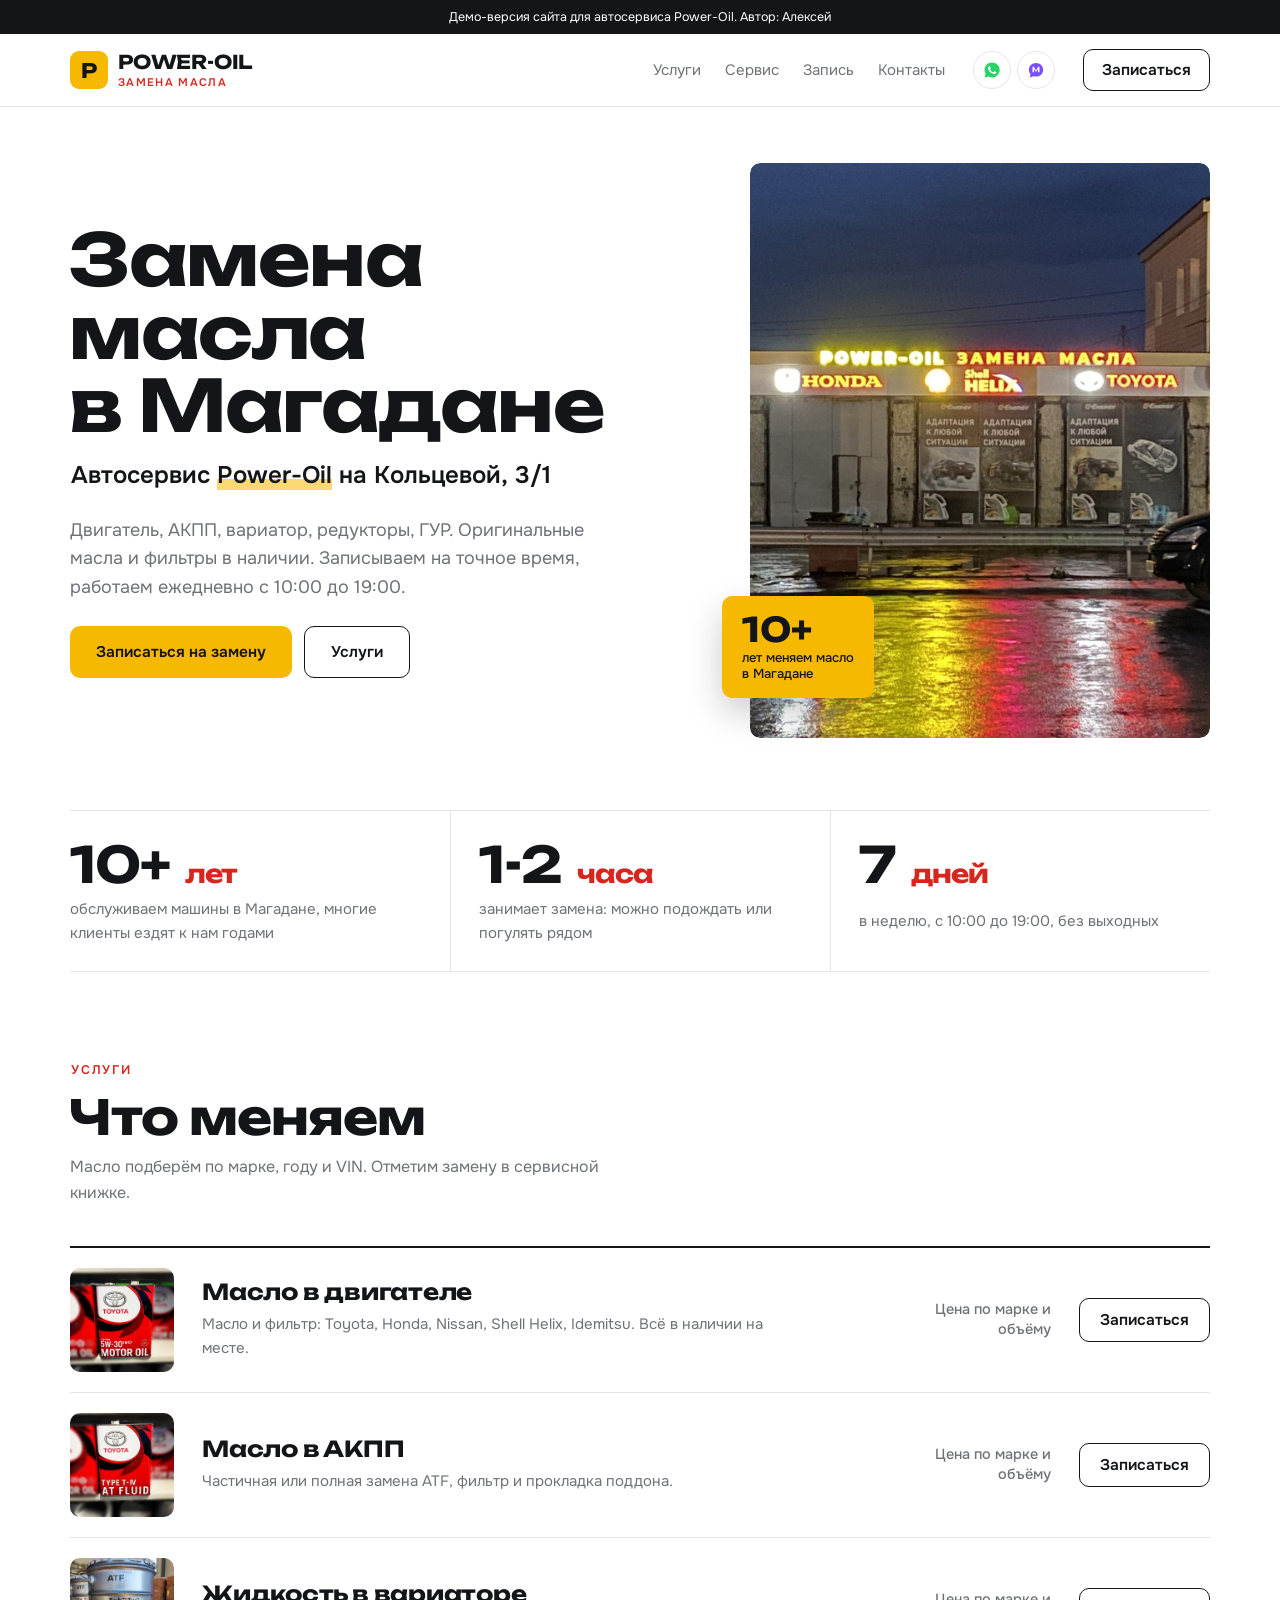
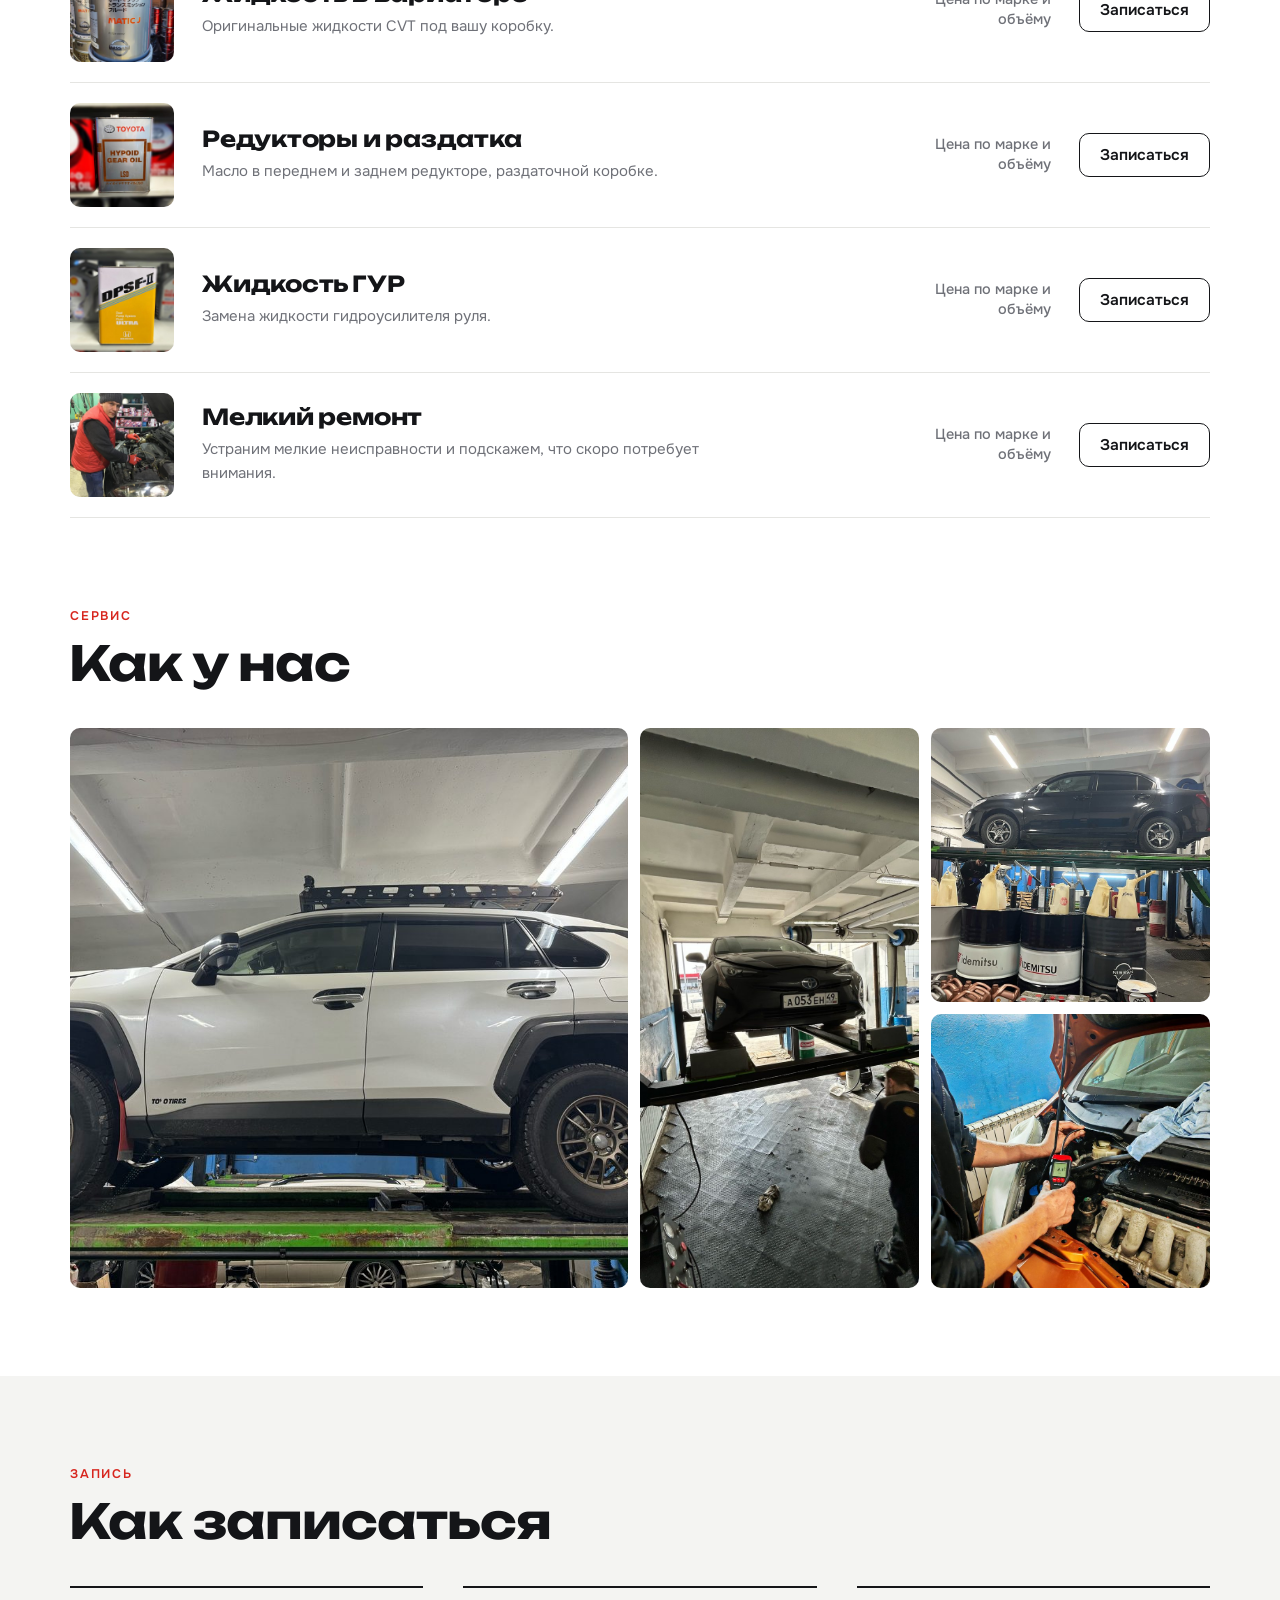
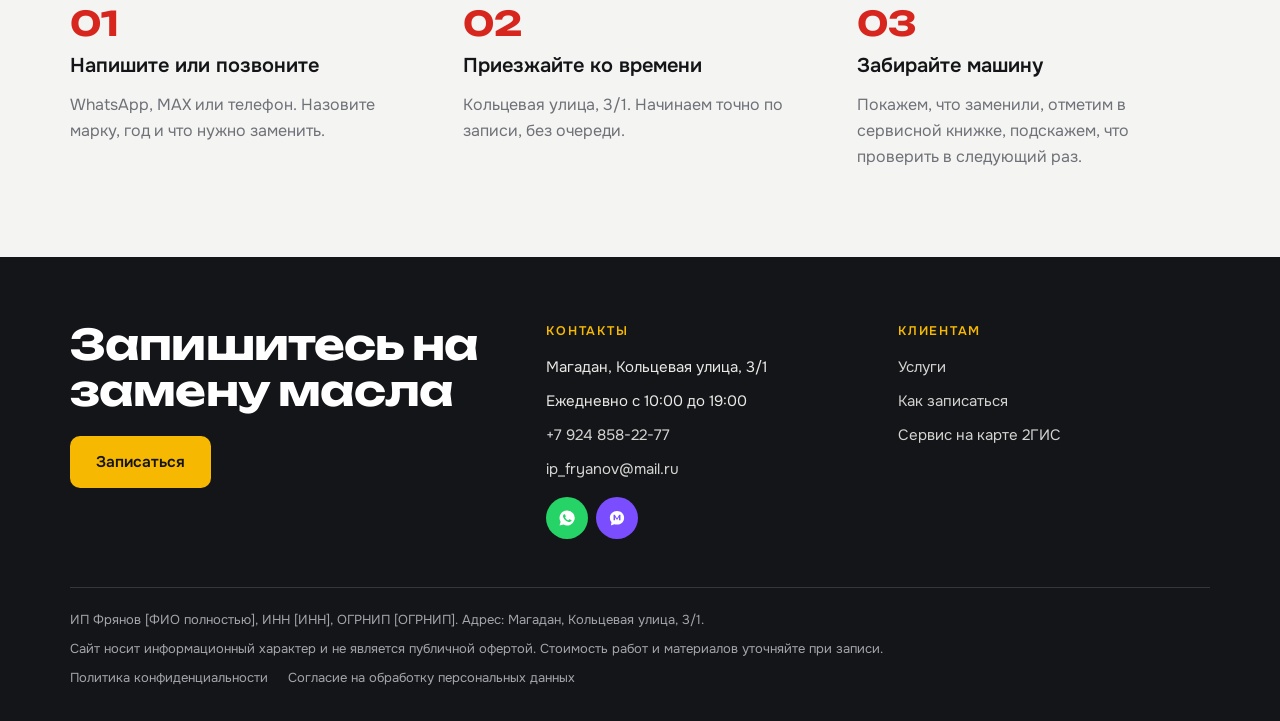
<file: index.html>
<!doctype html>
<html lang="ru">
<head>
<meta charset="utf-8">
<meta name="viewport" content="width=device-width, initial-scale=1">
<meta name="robots" content="noindex, nofollow">
<title>Power-Oil: замена масла в Магадане</title>
<meta name="description" content="Автосервис Power-Oil, Магадан, Кольцевая 3/1. Замена масла в двигателе, АКПП, вариаторе, редукторах. Масла и фильтры в наличии.">
<link rel="icon" href="data:image/svg+xml,%3Csvg xmlns='http://www.w3.org/2000/svg' viewBox='0 0 32 32'%3E%3Crect width='32' height='32' rx='7' fill='%23f6b800'/%3E%3Ctext x='16' y='23' text-anchor='middle' font-family='Arial Black,Arial' font-weight='900' font-size='19' fill='%23141518'%3EP%3C/text%3E%3C/svg%3E">
<link rel="preconnect" href="https://fonts.googleapis.com">
<link rel="stylesheet" href="https://fonts.googleapis.com/css2?family=Unbounded:wght@500;700&family=Onest:wght@400;500;600&display=swap">
<style>
/* Цвета с вывески сервиса: жёлтый POWER-OIL и красный «ЗАМЕНА МАСЛА» на графите.
   Белая страница, жёлтые кнопки с тёмным текстом, графитовый подвал. */
:root {
  --bg: #ffffff;
  --soft: #f4f4f2;
  --ink: #141518;
  --muted: #6f7178;
  --line: #e5e5e2;
  --accent: #f6b800;
  --accent-deep: #e0a500;
  --red: #d7261e;
  --dark: #141518;
  --wa: #25d366; --max: #7a4dff;
  --f: "Onest", system-ui, -apple-system, "Segoe UI", sans-serif;
  --fd: "Unbounded", "Arial Black", sans-serif;
  --wrap: 1180px;
}
* { box-sizing: border-box }
html { scroll-behavior: smooth }
body { margin: 0; background: var(--bg); color: var(--ink); font: 400 16px/1.6 var(--f); -webkit-font-smoothing: antialiased }
img { display: block; max-width: 100% }
a { color: inherit }
button { font: inherit; color: inherit }
.wrap { max-width: var(--wrap); margin: 0 auto; padding-inline: 20px }
h1, h2, h3 { margin: 0; font-weight: 700; text-wrap: balance }
h1, h2 { font-family: var(--fd); letter-spacing: -0.02em }
.ico { width: 18px; height: 18px; flex: 0 0 auto; fill: currentColor }
.eyebrow { font-size: 12.5px; letter-spacing: .14em; text-transform: uppercase; color: var(--red); font-weight: 600 }

.demo { background: var(--dark); color: #fff; font-size: 12.5px; text-align: center; padding: 7px 16px }

header { position: sticky; top: 0; z-index: 30; background: rgba(255,255,255,.94); backdrop-filter: blur(10px); border-bottom: 1px solid var(--line) }
.bar { display: flex; align-items: center; gap: 28px; height: 72px }
.logo { text-decoration: none; display: flex; align-items: center; gap: 10px; margin-right: auto; line-height: 1 }
.logo i { width: 38px; height: 38px; border-radius: 9px; background: var(--accent); display: grid; place-items: center; font: 700 20px var(--fd); font-style: normal; color: var(--ink) }
.logo span { display: grid; gap: 5px }
.logo b { font-family: var(--fd); font-weight: 700; font-size: 19px; letter-spacing: -0.01em }
.logo small { font-size: 11px; color: var(--red); letter-spacing: .12em; text-transform: uppercase; font-weight: 600 }
nav { display: flex; gap: 24px; font-size: 15px }
nav a { text-decoration: none; color: var(--muted); transition: color .2s }
nav a:hover { color: var(--ink) }
.icons { display: flex; gap: 6px }
.icons a { width: 38px; height: 38px; border-radius: 50%; display: grid; place-items: center; border: 1px solid var(--line); transition: border-color .2s, transform .2s }
.icons a:hover { transform: translateY(-1px); border-color: currentColor }
.icons .wa { color: var(--wa) } .icons .max { color: var(--max) }
@media (max-width: 900px) { nav { display: none } .bar { gap: 12px } }
@media (max-width: 560px) { .bar .btn-out { display: none } .logo b { font-size: 17px } }

/* кнопки: прямоугольные со скруглением 10px (у прошлых демо были капсулы) */
.btn, .btn-out { display: inline-flex; align-items: center; justify-content: center; gap: 8px; height: 52px; padding: 0 26px; border-radius: 10px; font: 600 15.5px var(--f); text-decoration: none; cursor: pointer; white-space: nowrap; transition: background .25s, color .25s, transform .15s, box-shadow .25s, border-color .25s }
.btn { background: var(--accent); color: var(--ink); border: 0 }
.btn:hover { background: var(--accent-deep); box-shadow: 0 10px 26px rgba(224,165,0,.3) }
.btn-out { background: transparent; color: var(--ink); border: 1.5px solid var(--ink) }
.btn-out:hover { background: var(--ink); color: #fff }
.btn:active, .btn-out:active { transform: scale(.97) }
.bar .btn-out { height: 42px; padding: 0 18px }

/* первый экран */
.hero { display: grid; grid-template-columns: minmax(0, 1.1fr) minmax(0, .9fr); gap: 56px; align-items: center; padding-block: 56px 72px }
.hero-text { display: grid; gap: 24px }
.hero h1 { font-size: clamp(40px, 5.6vw, 78px); line-height: 1.02; margin-left: -0.015em }
.hero .who { margin: -6px 0 0 1px; font: 600 clamp(19px, 2vw, 24px)/1.3 var(--f); color: var(--ink) }
.hero .who em { font-style: normal; background: linear-gradient(transparent 62%, rgba(246,184,0,.55) 62%) }
.hero p { margin: 0; font-size: 18px; color: var(--muted); max-width: 31em }
.cta { display: flex; flex-wrap: wrap; gap: 12px }
.shot { position: relative; justify-self: end; width: min(100%, 460px) }
.shot .frame { border-radius: 10px; overflow: hidden; aspect-ratio: 4 / 5 }
.shot .frame img { width: 100%; height: 100%; object-fit: cover; object-position: 50% 30% }
.tag { position: absolute; left: -28px; bottom: 40px; background: var(--accent); color: var(--ink); border-radius: 10px; padding: 16px 20px; display: grid; gap: 4px; box-shadow: 0 14px 34px rgba(20,21,24,.22) }
.tag b { font: 700 34px/1 var(--fd) }
.tag span { font-size: 13px; line-height: 1.25; font-weight: 500 }
@media (max-width: 900px) {
  .hero { grid-template-columns: minmax(0, 1fr); gap: 36px; padding-block: 32px 48px }
  .shot { justify-self: center; width: min(100%, 380px) }
  .tag { left: -8px }
}

.facts { display: grid; grid-template-columns: repeat(3, minmax(0, 1fr)); border-block: 1px solid var(--line) }
.fact { padding: 28px 28px 26px; display: grid; gap: 8px }
.fact + .fact { border-left: 1px solid var(--line) }
.fact:first-child { padding-left: 0 }
.fact b { font: 700 clamp(34px, 4vw, 50px)/1 var(--fd); letter-spacing: -0.02em }
.fact b small { font-size: .5em; color: var(--red); margin-left: 4px }
.fact span { color: var(--muted); font-size: 15px }
@media (max-width: 720px) { .facts { grid-template-columns: minmax(0, 1fr) } .fact + .fact { border-left: 0; border-top: 1px solid var(--line) } .fact { padding-inline: 0 } }

section { padding-block: 88px }
.sec-head { display: grid; gap: 12px; margin-bottom: 40px }
.sec-head h2 { font-size: clamp(30px, 3.8vw, 48px); line-height: 1.05; margin-left: -0.03em }
.sec-head p { margin: 0; color: var(--muted); max-width: 36em }

/* услуги списком */
.list { border-top: 2px solid var(--ink) }
.row { display: grid; grid-template-columns: 104px minmax(0, 1fr) auto auto; gap: 28px; align-items: center; padding-block: 20px; border-bottom: 1px solid var(--line) }
.row .ph { width: 104px; aspect-ratio: 1; border-radius: 10px; overflow: hidden; background: var(--soft) }
.row .ph img { width: 100%; height: 100%; object-fit: cover; transition: transform .6s cubic-bezier(.2,.7,.2,1) }
.row:hover .ph img { transform: scale(1.07) }
.row h3 { font: 700 clamp(18px, 1.9vw, 22px)/1.2 var(--fd); letter-spacing: -0.01em }
.row p { margin: 6px 0 0; color: var(--muted); font-size: 15px; max-width: 38em }
.price { font-size: 14.5px; font-weight: 500; color: var(--muted); text-align: right; max-width: 10em; line-height: 1.35 }
.row .btn-out { height: 44px; padding: 0 20px }
@media (max-width: 820px) {
  .row { grid-template-columns: 80px minmax(0, 1fr); gap: 12px 18px; align-items: start }
  .row .ph { width: 80px; grid-row: span 3 }
  .price { text-align: left; max-width: none }
  .row .btn-out { justify-self: start }
}

/* фото сервиса */
.gal { display: grid; grid-template-columns: 2fr 1fr 1fr; grid-template-rows: 1fr 1fr; gap: 12px; height: 560px }
.gal div { border-radius: 10px; overflow: hidden; background: var(--soft) }
.gal div:first-child { grid-row: span 2 }
.gal div:nth-child(2) { grid-row: span 2 }
.gal img { width: 100%; height: 100%; object-fit: cover; transition: transform .8s cubic-bezier(.2,.7,.2,1) }
.gal div:hover img { transform: scale(1.04) }
@media (max-width: 760px) { .gal { grid-template-columns: 1fr 1fr; grid-template-rows: 220px 220px 220px; height: auto } .gal div:first-child { grid-column: span 2; grid-row: auto } .gal div:nth-child(2) { grid-row: span 2 } }

.steps-sec { background: var(--soft) }
.steps { display: grid; grid-template-columns: repeat(3, minmax(0, 1fr)); gap: 40px }
@media (max-width: 800px) { .steps { grid-template-columns: minmax(0, 1fr); gap: 28px } }
.step { display: grid; gap: 10px; align-content: start; border-top: 2px solid var(--ink); padding-top: 18px }
.step .n { font: 700 34px/1 var(--fd); color: var(--red) }
.step h3 { font-size: 20px; font-weight: 600 }
.step p { margin: 0; color: var(--muted) }

footer { background: var(--dark); color: #e9e9e6; padding-block: 64px 32px }
footer a { color: inherit }
.f-top { display: grid; grid-template-columns: 1.4fr 1fr 1fr; gap: 40px; align-items: start }
@media (max-width: 860px) { .f-top { grid-template-columns: minmax(0, 1fr) } }
.f-top h2 { font-size: clamp(28px, 3.4vw, 42px); line-height: 1.1; color: #fff }
.f-top .btn { margin-top: 22px }
.fcol { display: grid; gap: 10px; font-size: 15px; align-content: start }
.fcol h4 { margin: 0 0 4px; font-size: 12.5px; letter-spacing: .14em; text-transform: uppercase; color: var(--accent); font-weight: 600 }
.fcol a { text-decoration: none; opacity: .9 }
.fcol a:hover { opacity: 1; text-decoration: underline }
.soc { display: flex; gap: 8px; margin-top: 6px }
.soc a { width: 42px; height: 42px; border-radius: 50%; display: grid; place-items: center; color: #fff; opacity: 1 }
.soc .wa { background: var(--wa) } .soc .max { background: var(--max) }
.legal { border-top: 1px solid rgba(255,255,255,.14); margin-top: 48px; padding-top: 22px; display: grid; gap: 8px; font-size: 13px; color: #a3a5ab }
.legal p { margin: 0; max-width: 72em }
.legal nav { display: flex; gap: 20px; flex-wrap: wrap; font-size: 13px }
.legal nav a { color: #a3a5ab }

/* окно записи */
.sheet-bg { position: fixed; inset: 0; background: rgba(20,21,24,.5); z-index: 50; opacity: 0; pointer-events: none; transition: opacity .25s }
.sheet { position: fixed; left: 50%; bottom: 0; z-index: 51; width: min(440px, 100%); transform: translate(-50%, 104%); background: #fff; border-radius: 18px 18px 0 0; padding: 22px 22px calc(22px + env(safe-area-inset-bottom, 0px)); transition: transform .35s cubic-bezier(.2,.8,.2,1) }
@media (min-width: 700px) { .sheet { bottom: 50%; border-radius: 18px; transform: translate(-50%, 60%) scale(.96); opacity: 0; transition: transform .3s cubic-bezier(.2,.8,.2,1), opacity .25s } }
.open .sheet-bg { opacity: 1; pointer-events: auto }
.sheet { pointer-events: none } .open .sheet { pointer-events: auto } /* скрытое окно не должно ловить мышь */
.open .sheet { transform: translate(-50%, 0) }
@media (min-width: 700px) { .open .sheet { transform: translate(-50%, 50%) scale(1); opacity: 1 } }
.sheet-top { display: flex; gap: 12px; align-items: start; margin-bottom: 18px }
.sheet-top b { display: block; font: 700 22px/1.2 var(--fd); margin-top: 4px }
.x { margin-left: auto; width: 36px; height: 36px; border-radius: 50%; border: 1px solid var(--line); background: #fff; cursor: pointer; font-size: 16px; line-height: 1; flex: 0 0 auto }
.via { display: grid; gap: 8px }
.via a, .via button { display: flex; align-items: center; gap: 12px; height: 56px; padding: 0 16px; border-radius: 12px; border: 1px solid var(--line); background: #fff; text-decoration: none; font-weight: 500; font-size: 16px; cursor: pointer; transition: border-color .2s, background .2s }
.via a:hover, .via button:hover { border-color: var(--ink); background: var(--soft) }
.via .badge { width: 32px; height: 32px; border-radius: 50%; display: grid; place-items: center; color: #fff }
.via .hint { margin-left: auto; color: var(--muted); font-weight: 400; font-size: 13px }
.note { font-size: 12.5px; color: var(--muted); margin: 14px 0 0 }
.note a { color: var(--muted) }
.toast { position: fixed; left: 50%; top: 18px; transform: translate(-50%, -80px); background: var(--ink); color: #fff; padding: 10px 18px; border-radius: 999px; z-index: 60; font-size: 14px; transition: transform .3s }
.toast.on { transform: translate(-50%, 0) }

.mbar { display: none }
@media (max-width: 680px) {
  .mbar { display: flex; gap: 8px; position: fixed; left: 12px; right: 12px; bottom: calc(env(safe-area-inset-bottom, 0px) + 12px); z-index: 40 }
  .mbar .btn { flex: 1; height: 54px; box-shadow: 0 10px 28px rgba(0,0,0,.22) }
  .mbar .sq { flex: 0 0 54px; height: 54px; border-radius: 12px; display: grid; place-items: center; color: #fff; box-shadow: 0 10px 28px rgba(0,0,0,.22) }
  footer { padding-bottom: 100px }
}

.js .rise { opacity: 0; transform: translateY(20px); transition: opacity .7s ease, transform .7s cubic-bezier(.2,.7,.2,1) }
.js .rise.in { opacity: 1; transform: none }
@keyframes up { from { opacity: 0; transform: translateY(24px) } to { opacity: 1; transform: none } }
@keyframes reveal { from { clip-path: inset(0 100% 0 0 round 10px) } to { clip-path: inset(0 0 0 0 round 10px) } }
.hero-text > * { animation: up .8s cubic-bezier(.2,.7,.2,1) both }
.hero-text > *:nth-child(2) { animation-delay: .08s } .hero-text > *:nth-child(3) { animation-delay: .16s } .hero-text > *:nth-child(4) { animation-delay: .24s }
.shot .frame { animation: reveal 1s cubic-bezier(.65,0,.35,1) .1s both }
.tag { animation: up .8s cubic-bezier(.2,.7,.2,1) .7s both }
@media (prefers-reduced-motion: reduce) {
  *, *::before, *::after { animation: none !important; transition: none !important }
  .js .rise { opacity: 1; transform: none }
}
:focus-visible { outline: 2px solid var(--ink); outline-offset: 3px }
</style>
</head>
<body>

<svg width="0" height="0" style="position:absolute" aria-hidden="true">
  <symbol id="i-wa" viewBox="0 0 24 24"><path d="M12 2a9.9 9.9 0 0 0-8.5 15L2 22l5.2-1.4A10 10 0 1 0 12 2Zm5.4 14c-.2.6-1.3 1.2-1.8 1.3-.5 0-1 .2-3.2-.7-2.7-1.1-4.4-3.9-4.6-4.1-.1-.2-1.1-1.5-1.1-2.8 0-1.4.7-2 1-2.3.2-.3.5-.3.7-.3h.5c.2 0 .4 0 .6.5l.8 2c.1.2.1.4 0 .5l-.3.5-.4.4c-.1.1-.3.3-.1.6.2.3.8 1.2 1.6 1.9 1.1 1 2 1.3 2.3 1.4.3.2.5.1.6 0l.9-1c.2-.3.4-.2.6-.1l1.9.9c.3.1.5.2.5.3.1.2.1.8-.1 1.4Z"/></symbol>
  <symbol id="i-max" viewBox="0 0 24 24"><path d="M12 2.5c-5.4 0-9.5 3.9-9.5 9.1 0 2.3.8 4.4 2.2 6l-.7 3.4c-.1.5.4.9.9.7l3.4-1.5c1.1.4 2.4.6 3.7.6 5.4 0 9.5-3.9 9.5-9.2S17.4 2.5 12 2.5Zm4.6 12.6h-1.9V10.6l-2 3.4h-1.4l-2-3.4v4.5H7.4V7.8h1.7l2.9 4.9 2.9-4.9h1.7v7.3Z"/></symbol>
  <symbol id="i-tel" viewBox="0 0 24 24"><path d="M6.6 10.8a15.1 15.1 0 0 0 6.6 6.6l2.2-2.2c.3-.3.7-.4 1-.2 1.1.4 2.3.6 3.6.6.6 0 1 .4 1 1V20c0 .6-.4 1-1 1A17 17 0 0 1 3 4c0-.6.4-1 1-1h3.5c.6 0 1 .4 1 1 0 1.2.2 2.4.6 3.6.1.3 0 .7-.2 1l-2.3 2.2Z"/></symbol>
</svg>

<div class="demo">Демо-версия сайта для автосервиса Power-Oil. Автор: Алексей</div>

<header>
  <div class="wrap bar">
    <a class="logo" href="#top"><i>P</i><span><b>POWER-OIL</b><small>замена масла</small></span></a>
    <nav aria-label="Разделы"><a href="#services">Услуги</a><a href="#photo">Сервис</a><a href="#how">Запись</a><a href="#contacts">Контакты</a></nav>
    <div class="icons">
      <a class="wa" href="https://wa.me/79248582277" target="_blank" rel="noopener" aria-label="WhatsApp"><svg class="ico"><use href="#i-wa"/></svg></a>
      <a class="max" href="https://max.ru/u/f9LHodD0cOKE4aldOXu5ZlDa0uS0yETKhdM2x4b3TFqpPEysGjXrMBMTdB8" target="_blank" rel="noopener" aria-label="MAX"><svg class="ico"><use href="#i-max"/></svg></a>
    </div>
    <button class="btn-out" type="button" data-book="Замена масла">Записаться</button>
  </div>
</header>

<main id="top">
  <div class="wrap hero">
    <div class="hero-text">
      <h1>Замена масла в&nbsp;Магадане</h1>
      <p class="who">Автосервис <em>Power-Oil</em> на&nbsp;Кольцевой,&nbsp;3/1</p>
      <p>Двигатель, АКПП, вариатор, редукторы, ГУР. Оригинальные масла и фильтры в наличии. Записываем на точное время, работаем ежедневно с 10:00 до 19:00.</p>
      <div class="cta">
        <button class="btn" type="button" data-book="Замена масла">Записаться на замену</button>
        <a class="btn-out" href="#services">Услуги</a>
      </div>
    </div>
    <div class="shot">
      <div class="frame"><img src="img/hero.jpg" alt="Автосервис Power-Oil на Кольцевой улице вечером"></div>
      <div class="tag"><b>10+</b><span>лет меняем масло<br>в Магадане</span></div>
    </div>
  </div>

  <div class="wrap">
    <div class="facts">
      <div class="fact rise"><b>10+ <small>лет</small></b><span>обслуживаем машины в Магадане, многие клиенты ездят к нам годами</span></div>
      <div class="fact rise"><b>1-2 <small>часа</small></b><span>занимает замена: можно подождать или погулять рядом</span></div>
      <div class="fact rise"><b>7 <small>дней</small></b><span>в неделю, с 10:00 до 19:00, без выходных</span></div>
    </div>
  </div>

  <section id="services">
    <div class="wrap">
      <div class="sec-head rise"><span class="eyebrow" style="margin-left:1px">Услуги</span><h2>Что меняем</h2><p>Масло подберём по марке, году и VIN. Отметим замену в сервисной книжке.</p></div>
      <div class="list" id="list"></div>
    </div>
  </section>

  <section id="photo" style="padding-top:0">
    <div class="wrap">
      <div class="sec-head rise"><span class="eyebrow">Сервис</span><h2>Как у нас</h2></div>
      <div class="gal rise">
        <div><img src="img/lift.jpg" alt="Автомобиль на подъёмнике" loading="lazy"></div>
        <div><img src="img/box.jpg" alt="Бокс сервиса" loading="lazy"></div>
        <div><img src="img/bay.jpg" alt="Подъёмник и бочки с маслом" loading="lazy"></div>
        <div><img src="img/hood.jpg" alt="Мастер проверяет двигатель" loading="lazy"></div>
      </div>
    </div>
  </section>

  <section class="steps-sec" id="how">
    <div class="wrap">
      <div class="sec-head rise"><span class="eyebrow">Запись</span><h2>Как записаться</h2></div>
      <div class="steps">
        <div class="step rise"><span class="n">01</span><h3>Напишите или позвоните</h3><p>WhatsApp, MAX или телефон. Назовите марку, год и что нужно заменить.</p></div>
        <div class="step rise"><span class="n">02</span><h3>Приезжайте ко времени</h3><p>Кольцевая улица, 3/1. Начинаем точно по записи, без очереди.</p></div>
        <div class="step rise"><span class="n">03</span><h3>Забирайте машину</h3><p>Покажем, что заменили, отметим в сервисной книжке, подскажем, что проверить в следующий раз.</p></div>
      </div>
    </div>
  </section>
</main>

<footer id="contacts">
  <div class="wrap">
    <div class="f-top">
      <div>
        <h2>Запишитесь на замену масла</h2>
        <button class="btn" type="button" data-book="Замена масла">Записаться</button>
      </div>
      <div class="fcol">
        <h4>Контакты</h4>
        <span>Магадан, Кольцевая улица, 3/1</span>
        <span>Ежедневно с 10:00 до 19:00</span>
        <a href="tel:+79248582277">+7 924 858-22-77</a>
        <a href="mailto:ip_fryanov@mail.ru">ip_fryanov@mail.ru</a>
        <div class="soc">
          <a class="wa" href="https://wa.me/79248582277" target="_blank" rel="noopener" aria-label="WhatsApp"><svg class="ico"><use href="#i-wa"/></svg></a>
          <a class="max" href="https://max.ru/u/f9LHodD0cOKE4aldOXu5ZlDa0uS0yETKhdM2x4b3TFqpPEysGjXrMBMTdB8" target="_blank" rel="noopener" aria-label="MAX"><svg class="ico"><use href="#i-max"/></svg></a>
        </div>
      </div>
      <div class="fcol">
        <h4>Клиентам</h4>
        <a href="#services">Услуги</a>
        <a href="#how">Как записаться</a>
        <a href="https://2gis.ru/magadan/firm/70000001024222007" target="_blank" rel="noopener">Сервис на карте 2ГИС</a>
      </div>
    </div>
    <div class="legal">
      <p>ИП Фрянов [ФИО полностью], ИНН [ИНН], ОГРНИП [ОГРНИП]. Адрес: Магадан, Кольцевая улица, 3/1.</p>
      <p>Сайт носит информационный характер и не является публичной офертой. Стоимость работ и материалов уточняйте при записи.</p>
      <nav aria-label="Документы"><a href="privacy.html">Политика конфиденциальности</a><a href="consent.html">Согласие на обработку персональных данных</a></nav>
    </div>
  </div>
</footer>

<div class="mbar">
  <button class="btn" type="button" data-book="Замена масла">Записаться</button>
  <a class="sq" style="background:var(--wa)" href="https://wa.me/79248582277" target="_blank" rel="noopener" aria-label="WhatsApp"><svg class="ico"><use href="#i-wa"/></svg></a>
  <a class="sq" style="background:var(--ink)" href="tel:+79248582277" aria-label="Позвонить"><svg class="ico"><use href="#i-tel"/></svg></a>
</div>

<div id="order" aria-hidden="true">
  <div class="sheet-bg" data-close></div>
  <div class="sheet" role="dialog" aria-modal="true" aria-labelledby="o-name">
    <div class="sheet-top">
      <div><span class="eyebrow">Запись</span><b id="o-name"></b></div>
      <button class="x" data-close aria-label="Закрыть">&#x2715;</button>
    </div>
    <div class="via">
      <a id="o-wa" target="_blank" rel="noopener"><span class="badge" style="background:var(--wa)"><svg class="ico"><use href="#i-wa"/></svg></span>WhatsApp<span class="hint">текст уже готов</span></a>
      <button id="o-max" type="button"><span class="badge" style="background:var(--max)"><svg class="ico"><use href="#i-max"/></svg></span>MAX<span class="hint">скопируем текст</span></button>
      <a href="tel:+79248582277"><span class="badge" style="background:var(--ink)"><svg class="ico"><use href="#i-tel"/></svg></span>Позвонить<span class="hint">+7 924 858-22-77</span></a>
    </div>
    <p class="note">Записываясь, вы соглашаетесь с <a href="privacy.html">политикой конфиденциальности</a> и <a href="consent.html">обработкой персональных данных</a>.</p>
  </div>
</div>
<div class="toast" id="toast"></div>

<script>
document.documentElement.classList.add("js");
// Услуги по отзывам и фото сервиса. Открытого прайса нет: цена зависит от марки и объёма.
const SERVICES = [
  { img: "engine.jpg", name: "Масло в двигателе", text: "Масло и фильтр: Toyota, Honda, Nissan, Shell Helix, Idemitsu. Всё в наличии на месте." },
  { img: "atf.jpg", name: "Масло в АКПП", text: "Частичная или полная замена ATF, фильтр и прокладка поддона." },
  { img: "cvt.jpg", name: "Жидкость в вариаторе", text: "Оригинальные жидкости CVT под вашу коробку." },
  { img: "gear.jpg", name: "Редукторы и раздатка", text: "Масло в переднем и заднем редукторе, раздаточной коробке." },
  { img: "psf.jpg", name: "Жидкость ГУР", text: "Замена жидкости гидроусилителя руля." },
  { img: "repair.jpg", name: "Мелкий ремонт", text: "Устраним мелкие неисправности и подскажем, что скоро потребует внимания." },
];
const WA = "79248582277";
const MAX = "https://max.ru/u/f9LHodD0cOKE4aldOXu5ZlDa0uS0yETKhdM2x4b3TFqpPEysGjXrMBMTdB8";
document.getElementById("list").innerHTML = SERVICES.map(s => `
  <div class="row rise">
    <div class="ph"><img src="img/${s.img}" alt="" loading="lazy"></div>
    <div><h3>${s.name}</h3><p>${s.text}</p></div>
    <div class="price">Цена по марке и объёму</div>
    <button class="btn-out" type="button" data-book="${s.name}">Записаться</button>
  </div>`).join("");

const io = "IntersectionObserver" in window ? new IntersectionObserver(es => es.forEach(e => {
  if (e.isIntersecting) { e.target.classList.add("in"); io.unobserve(e.target) }
}), { threshold: .12 }) : null;
document.querySelectorAll(".rise").forEach(el => io ? io.observe(el) : el.classList.add("in"));

const box = document.getElementById("order");
let msg = "";
function toast(t) { const el = document.getElementById("toast"); el.textContent = t; el.classList.add("on"); setTimeout(() => el.classList.remove("on"), 2200) }
async function copyText() { try { await navigator.clipboard.writeText(msg); return true } catch { return false } }
function openBook(what) {
  msg = what === "Замена масла" ? "Здравствуйте! Хочу записаться на замену масла. Машина: " : `Здравствуйте! Хочу записаться: ${what.toLowerCase()}. Машина: `;
  document.getElementById("o-name").textContent = what;
  document.getElementById("o-wa").href = `https://wa.me/${WA}?text=${encodeURIComponent(msg)}`;
  box.classList.add("open"); box.setAttribute("aria-hidden", "false");
}
function closeBook() { box.classList.remove("open"); box.setAttribute("aria-hidden", "true") }
document.addEventListener("click", e => {
  const b = e.target.closest("[data-book]"); if (b) return openBook(b.dataset.book);
  if (e.target.closest("[data-close]")) closeBook();
});
document.addEventListener("keydown", e => { if (e.key === "Escape") closeBook() });
// MAX не подставляет текст по ссылке: копируем его и открываем чат
document.getElementById("o-max").addEventListener("click", async () => {
  toast(await copyText() ? "Текст скопирован, вставьте его в чат" : "Напишите марку машины и что заменить");
  window.open(MAX, "_blank", "noopener");
});
</script>
<script>
(function(){try{
  var s='poweroil';
  if(location.search.indexOf('me')>-1)localStorage.setItem('own','1');
  if(localStorage.getItem('own')||location.hostname!=='sites49.github.io')return;
  var d=new Date(Date.now()+11*36e5).toISOString().slice(0,10);
  ['all',d].forEach(function(k){fetch('https://abacus.jasoncameron.dev/hit/sites49/'+s+'-'+k,{mode:'cors'}).catch(function(){})});
}catch(e){}})();
</script>
</body>
</html>
</file>
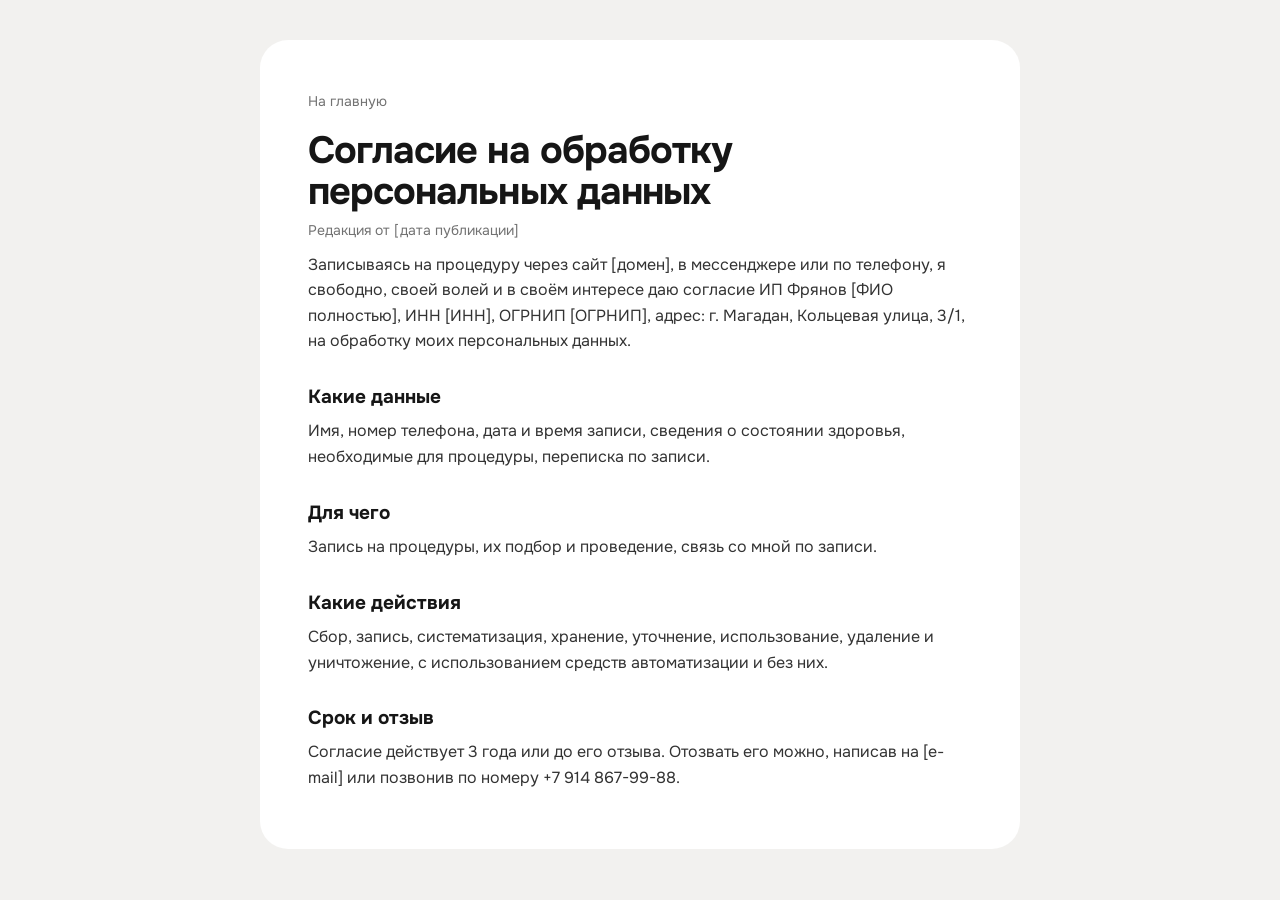
<file: consent.html>
<!doctype html>
<html lang="ru">
<head>
<meta charset="utf-8">
<meta name="viewport" content="width=device-width, initial-scale=1">
<meta name="robots" content="noindex, nofollow">
<title>Согласие на обработку персональных данных | Автосервис Power-Oil</title>
<link rel="icon" href="data:image/svg+xml,%3Csvg xmlns='http://www.w3.org/2000/svg' viewBox='0 0 32 32'%3E%3Crect width='32' height='32' rx='7' fill='%23f6b800'/%3E%3Ctext x='16' y='23' text-anchor='middle' font-family='Arial Black,Arial' font-weight='900' font-size='19' fill='%23141518'%3EP%3C/text%3E%3C/svg%3E">
<link rel="stylesheet" href="https://fonts.googleapis.com/css2?family=Onest:wght@400;600;700&display=swap">
<link rel="stylesheet" href="doc.css">
</head>
<body>
<main class="doc">
  <a class="back" href="index.html">На главную</a>
  <h1>Согласие на обработку персональных данных</h1>
  <p class="upd">Редакция от [дата публикации]</p>

  <p>Записываясь на процедуру через сайт [домен], в мессенджере или по телефону, я свободно, своей волей и в своём
  интересе даю согласие ИП Фрянов [ФИО полностью], ИНН [ИНН], ОГРНИП [ОГРНИП], адрес:
  г. Магадан, Кольцевая улица, 3/1, на обработку моих персональных данных.</p>

  <h2>Какие данные</h2>
  <p>Имя, номер телефона, дата и время записи, сведения о состоянии здоровья, необходимые для процедуры, переписка по записи.</p>

  <h2>Для чего</h2>
  <p>Запись на процедуры, их подбор и проведение, связь со мной по записи.</p>

  <h2>Какие действия</h2>
  <p>Сбор, запись, систематизация, хранение, уточнение, использование, 
  удаление и уничтожение, с использованием средств автоматизации и без них.</p>

  <h2>Срок и отзыв</h2>
  <p>Согласие действует 3 года или до его отзыва. Отозвать его можно, написав на [e-mail] или позвонив
  по номеру +7 914 867-99-88.</p>
</main>
</body>
</html>
</file>
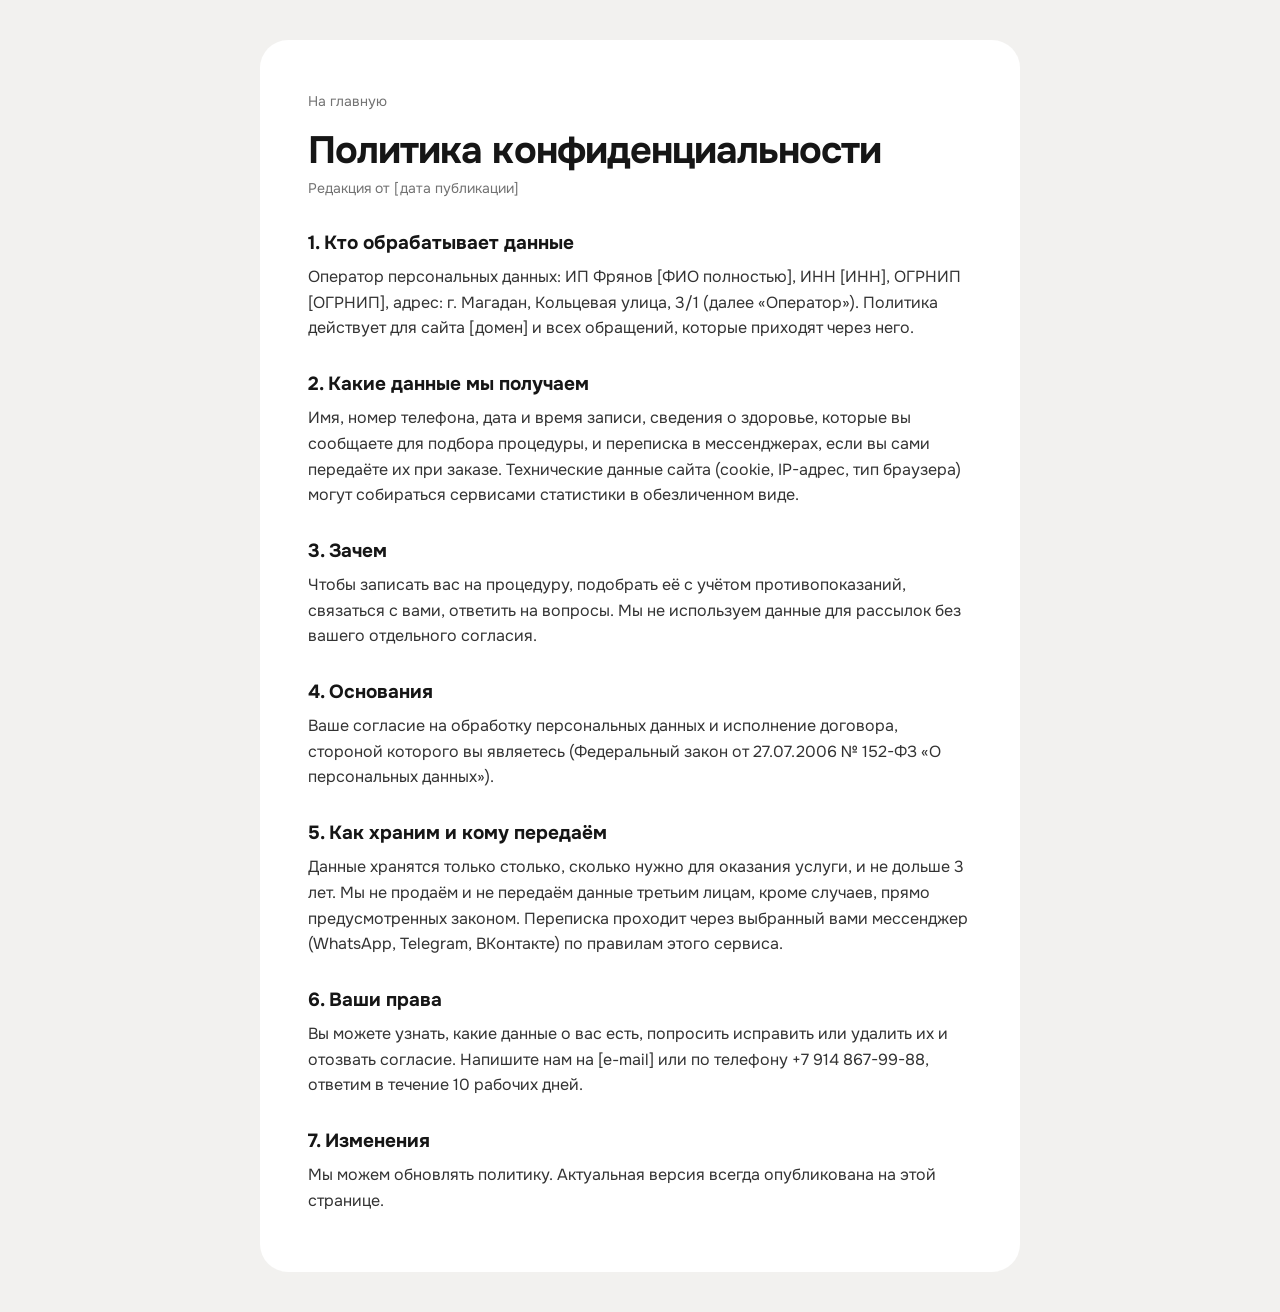
<file: privacy.html>
<!doctype html>
<html lang="ru">
<head>
<meta charset="utf-8">
<meta name="viewport" content="width=device-width, initial-scale=1">
<meta name="robots" content="noindex, nofollow">
<title>Политика конфиденциальности | Автосервис Power-Oil</title>
<link rel="icon" href="data:image/svg+xml,%3Csvg xmlns='http://www.w3.org/2000/svg' viewBox='0 0 32 32'%3E%3Crect width='32' height='32' rx='7' fill='%23f6b800'/%3E%3Ctext x='16' y='23' text-anchor='middle' font-family='Arial Black,Arial' font-weight='900' font-size='19' fill='%23141518'%3EP%3C/text%3E%3C/svg%3E">
<link rel="stylesheet" href="https://fonts.googleapis.com/css2?family=Onest:wght@400;600;700&display=swap">
<link rel="stylesheet" href="doc.css">
</head>
<body>
<main class="doc">
  <a class="back" href="index.html">На главную</a>
  <h1>Политика конфиденциальности</h1>
  <p class="upd">Редакция от [дата публикации]</p>

  <h2>1. Кто обрабатывает данные</h2>
  <p>Оператор персональных данных: ИП Фрянов [ФИО полностью], ИНН [ИНН], ОГРНИП [ОГРНИП],
  адрес: г. Магадан, Кольцевая улица, 3/1 (далее «Оператор»). Политика действует для сайта [домен] и всех
  обращений, которые приходят через него.</p>

  <h2>2. Какие данные мы получаем</h2>
  <p>Имя, номер телефона, дата и время записи, сведения о здоровье, которые вы сообщаете для подбора процедуры, и переписка в
  мессенджерах, если вы сами передаёте их при заказе. Технические данные сайта (cookie, IP-адрес, тип
  браузера) могут собираться сервисами статистики в обезличенном виде.</p>

  <h2>3. Зачем</h2>
  <p>Чтобы записать вас на процедуру, подобрать её с учётом противопоказаний, связаться с вами,
  ответить на вопросы. Мы не используем данные для рассылок без вашего отдельного согласия.</p>

  <h2>4. Основания</h2>
  <p>Ваше согласие на обработку персональных данных и исполнение договора, стороной которого вы являетесь
  (Федеральный закон от 27.07.2006 № 152-ФЗ «О персональных данных»).</p>

  <h2>5. Как храним и кому передаём</h2>
  <p>Данные хранятся только столько, сколько нужно для оказания услуги, и не дольше 3 лет. Мы не продаём
  и не передаём данные третьим лицам, кроме случаев, прямо
  предусмотренных законом. Переписка проходит через выбранный вами мессенджер (WhatsApp, Telegram,
  ВКонтакте) по правилам этого сервиса.</p>

  <h2>6. Ваши права</h2>
  <p>Вы можете узнать, какие данные о вас есть, попросить исправить или удалить их и отозвать согласие.
  Напишите нам на [e-mail] или по телефону +7 914 867-99-88, ответим в течение 10 рабочих дней.</p>

  <h2>7. Изменения</h2>
  <p>Мы можем обновлять политику. Актуальная версия всегда опубликована на этой странице.</p>
</main>
</body>
</html>
</file>
<file: doc.css>
:root { --page: #f2f1ef; --card: #fff; --ink: #161616; --muted: #727272; --accent: #141518 }
* { box-sizing: border-box }
body { margin: 0; background: var(--page); color: var(--ink); font: 400 16px/1.6 "Onest", system-ui, sans-serif; padding: 16px }
.doc { max-width: 760px; margin: 24px auto; background: var(--card); border-radius: 28px; padding: clamp(24px, 5vw, 48px) }
.back { color: var(--muted); text-decoration: none; font-size: 14px }
.back:hover { color: var(--ink) }
h1 { font-size: clamp(28px, 4vw, 38px); letter-spacing: -0.025em; line-height: 1.1; margin: 16px 0 6px }
h2 { font-size: 19px; margin: 28px 0 6px }
p { margin: 0 0 10px; color: #333 }
.upd { color: var(--muted); font-size: 14px }
</file>
